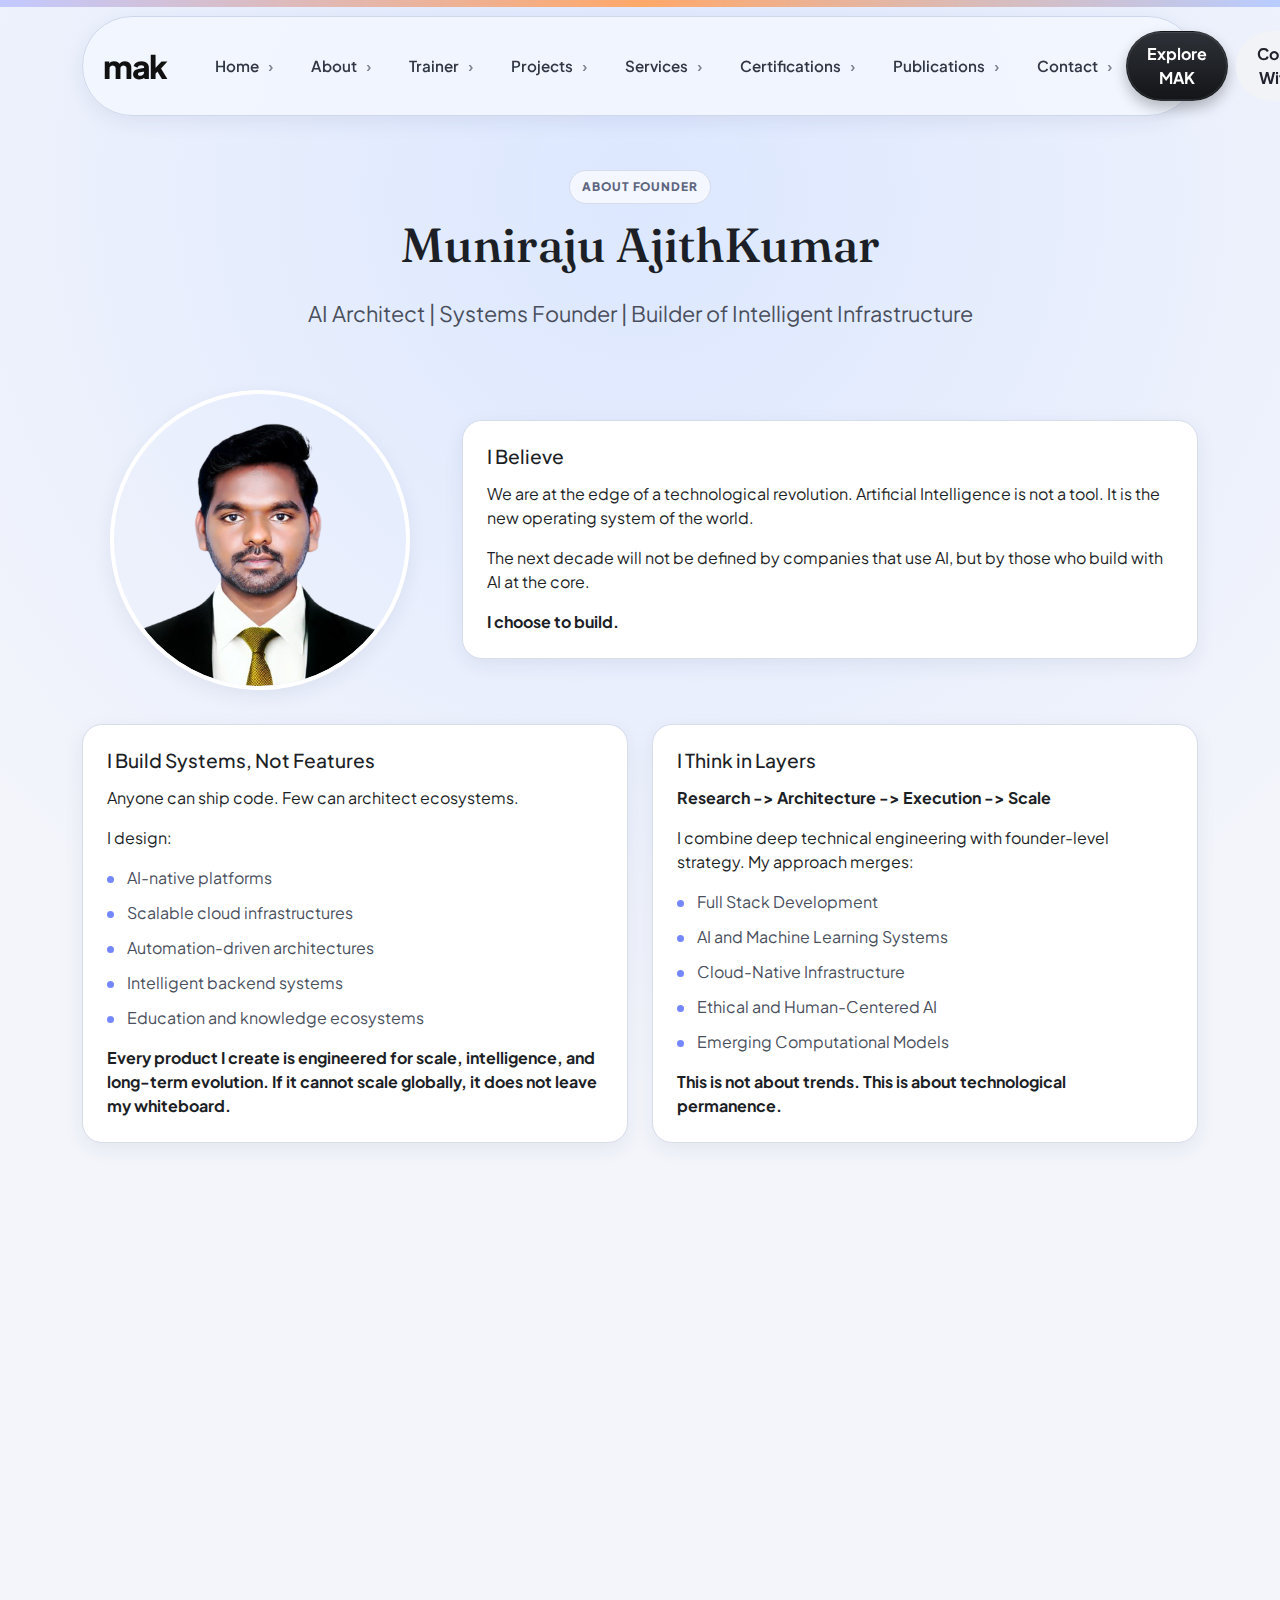
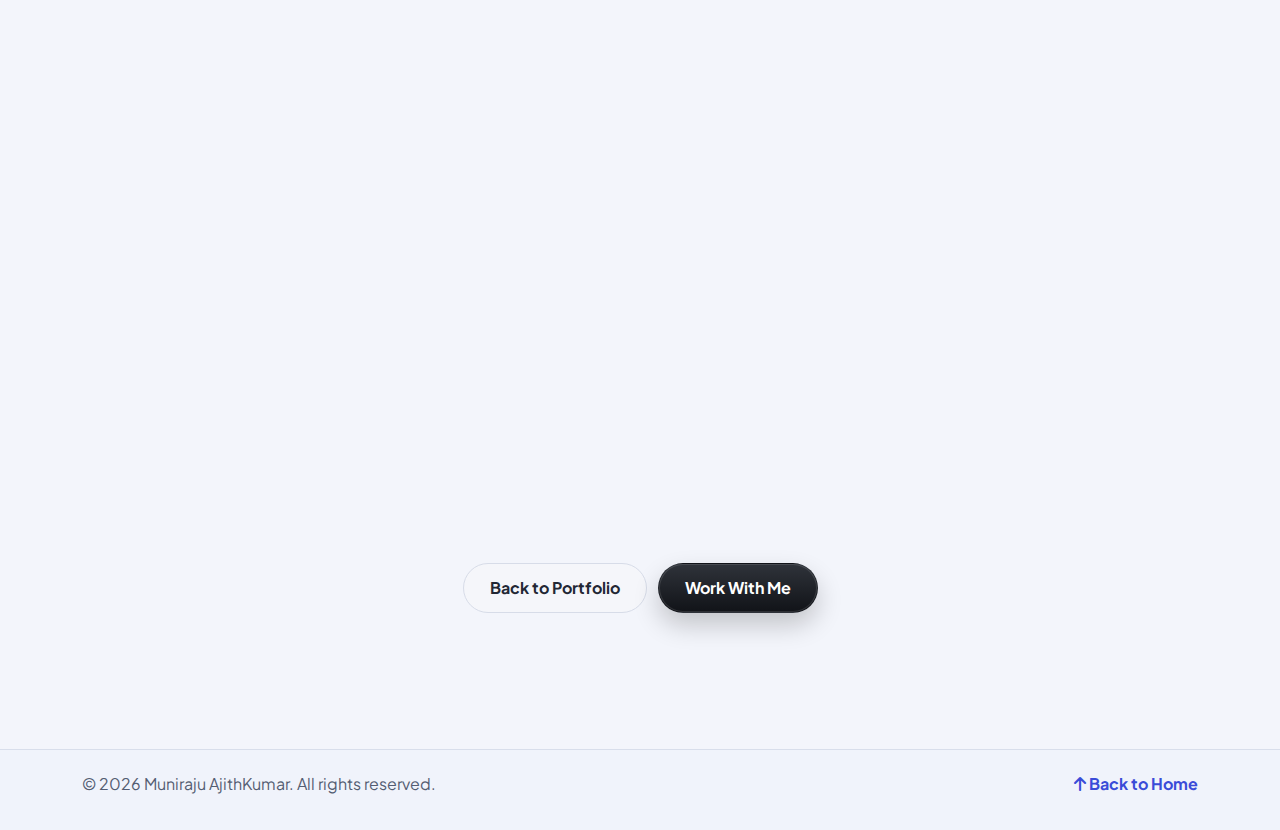
<file: abouts.html>
﻿<!DOCTYPE html>
<html lang="en">
<head>
    <meta charset="UTF-8">
    <meta name="viewport" content="width=device-width, initial-scale=1.0">
    <meta name="description" content="About Muniraju AjithKumar - AI Architect, Technology Founder, and Systems Builder.">
    <title>About | Muniraju AjithKumar</title>

    <link rel="preconnect" href="https://fonts.googleapis.com">
    <link rel="preconnect" href="https://fonts.gstatic.com" crossorigin>
    <link href="https://fonts.googleapis.com/css2?family=Fraunces:opsz,wght@9..144,400;9..144,500;9..144,600&family=Plus+Jakarta+Sans:wght@400;500;600;700;800&display=swap" rel="stylesheet">

    <link href="https://cdn.jsdelivr.net/npm/bootstrap@5.3.3/dist/css/bootstrap.min.css" rel="stylesheet">
    <link rel="stylesheet" href="https://cdnjs.cloudflare.com/ajax/libs/font-awesome/6.5.2/css/all.min.css">
    <link rel="stylesheet" href="css/style.css">
</head>
<body>
    <div class="top-glow-line" aria-hidden="true"></div>

    <nav class="navbar navbar-expand-lg fixed-top">
        <div class="container">
            <div class="nav-shell">
                <a class="navbar-brand" href="index.html#home">MAK</a>
                <button class="navbar-toggler" type="button" data-bs-toggle="collapse" data-bs-target="#navMenu" aria-controls="navMenu" aria-expanded="false" aria-label="Toggle navigation">
                    <span class="navbar-toggler-icon"></span>
                </button>
                <div class="collapse navbar-collapse" id="navMenu">
                    <ul class="navbar-nav mx-auto">
                        <li class="nav-item"><a class="nav-link" href="index.html">Home</a></li>
                        <li class="nav-item"><a class="nav-link active" href="abouts.html">About</a></li>
                        <li class="nav-item"><a class="nav-link" href="trainer.html">Trainer</a></li>
                        <li class="nav-item"><a class="nav-link" href="projects.html">Projects</a></li>
                        <li class="nav-item"><a class="nav-link" href="services.html">Services</a></li>
                        <li class="nav-item"><a class="nav-link" href="certifications.html">Certifications</a></li>
                        <li class="nav-item"><a class="nav-link" href="publications.html">Publications</a></li>
                        <li class="nav-item"><a class="nav-link" href="index.html#contact">Contact</a></li>
                    </ul>
                    <div class="nav-actions d-flex flex-column flex-lg-row gap-2">
                        <a href="projects.html" class="btn nav-btn nav-btn-dark">Explore MAK</a>
                        <a href="index.html#contact" class="btn nav-btn nav-btn-light">Connect With Me</a>
                    </div>
                </div>
            </div>
        </div>
    </nav>

    <main class="section-block" style="padding-top: 170px;">
        <div class="container">
            <div class="section-head text-center mb-4">
                <span>About Founder</span>
                <h2>Muniraju AjithKumar</h2>
            </div>
            <p class="hero-subtitle text-center mb-5">AI Architect | Systems Founder | Builder of Intelligent Infrastructure</p>

            <div class="row g-4 mb-4 align-items-center about-hero-row">
                <div class="col-lg-4 text-center">
                    <div class="animate-on-scroll about-photo-card">
                        <div class="about-photo-wrap">
                            <img src="images/profile/pic1.png" alt="Muniraju AjithKumar" class="about-photo img-fluid">
                        </div>
                    </div>
                </div>
                <div class="col-lg-8">
                    <div class="glass-card animate-on-scroll h-100">
                        <h3 class="small-heading">I Believe</h3>
                        <p>We are at the edge of a technological revolution. Artificial Intelligence is not a tool. It is the new operating system of the world.</p>
                        <p>The next decade will not be defined by companies that use AI, but by those who build with AI at the core.</p>
                        <p class="mb-0"><strong>I choose to build.</strong></p>
                    </div>
                </div>
            </div>

            <div class="row g-4 mb-4">
                <div class="col-lg-6">
                    <div class="glass-card animate-on-scroll h-100">
                        <h3 class="small-heading">I Build Systems, Not Features</h3>
                        <p>Anyone can ship code. Few can architect ecosystems.</p>
                        <p>I design:</p>
                        <ul class="bullet-list">
                            <li>AI-native platforms</li>
                            <li>Scalable cloud infrastructures</li>
                            <li>Automation-driven architectures</li>
                            <li>Intelligent backend systems</li>
                            <li>Education and knowledge ecosystems</li>
                        </ul>
                        <p class="mt-3 mb-0"><strong>Every product I create is engineered for scale, intelligence, and long-term evolution. If it cannot scale globally, it does not leave my whiteboard.</strong></p>
                    </div>
                </div>
                <div class="col-lg-6">
                    <div class="glass-card animate-on-scroll h-100">
                        <h3 class="small-heading">I Think in Layers</h3>
                        <p><strong>Research -> Architecture -> Execution -> Scale</strong></p>
                        <p>I combine deep technical engineering with founder-level strategy. My approach merges:</p>
                        <ul class="bullet-list">
                            <li>Full Stack Development</li>
                            <li>AI and Machine Learning Systems</li>
                            <li>Cloud-Native Infrastructure</li>
                            <li>Ethical and Human-Centered AI</li>
                            <li>Emerging Computational Models</li>
                        </ul>
                        <p class="mt-3 mb-0"><strong>This is not about trends. This is about technological permanence.</strong></p>
                    </div>
                </div>
            </div>

            <div class="row g-4 mb-4">
                <div class="col-lg-6">
                    <div class="glass-card animate-on-scroll h-100">
                        <h3 class="small-heading">I Stand for Sovereign and Responsible AI</h3>
                        <p>Technology must empower people and not replace them blindly.</p>
                        <p class="mb-2">I believe in:</p>
                        <ul class="bullet-list">
                            <li>AI that understands culture and language</li>
                            <li>Systems built responsibly and ethically</li>
                            <li>Infrastructure that strengthens digital independence</li>
                            <li>Tools that give creators and developers full agency</li>
                        </ul>
                        <p class="mt-3 mb-0"><strong>The future of AI must be built with responsibility and at scale.</strong></p>
                    </div>
                </div>
                <div class="col-lg-6">
                    <div class="glass-card animate-on-scroll h-100">
                        <h3 class="small-heading">I Build With Intention</h3>
                        <p>Since beginning my independent journey, I have:</p>
                        <ul class="bullet-list">
                            <li>Delivered scalable freelance technology projects</li>
                            <li>Built AI-integrated systems</li>
                            <li>Worked across digital publishing and global client ecosystems</li>
                            <li>Mentored professionals across 100+ organizations</li>
                            <li>Designed platforms that connect education with innovation</li>
                        </ul>
                        <p class="mt-3 mb-0"><strong>I do not chase opportunities. I create capability.</strong></p>
                    </div>
                </div>
            </div>

            <div class="glass-card animate-on-scroll mb-4">
                <h3 class="small-heading">My Long-Term Vision</h3>
                <p>To architect AI-first ventures that:</p>
                <ul class="bullet-list">
                    <li>Redefine digital infrastructure</li>
                    <li>Power intelligent automation</li>
                    <li>Strengthen India's global AI position</li>
                    <li>Enable builders, researchers, and innovators</li>
                    <li>Prepare society for the next computing era</li>
                </ul>
                <p class="mt-3 mb-0"><strong>This is not about career growth. It is about technological impact.</strong></p>
            </div>

            <div class="row g-4 mb-4">
                <div class="col-lg-6">
                    <div class="glass-card animate-on-scroll h-100">
                        <h3 class="small-heading">My Code</h3>
                        <ul class="bullet-list">
                            <li>Think like a researcher.</li>
                            <li>Build like an architect.</li>
                            <li>Move like a founder.</li>
                            <li>Teach like a visionary.</li>
                            <li>Scale without limits.</li>
                        </ul>
                    </div>
                </div>
                <div class="col-lg-6">
                    <div class="glass-card animate-on-scroll h-100">
                        <h3 class="small-heading">Final Declaration</h3>
                        <p>I am not here to follow the AI revolution. I am here to help build it.</p>
                        <p class="mb-0"><strong>Learn. Architect. Research. Build. Teach. Transform.</strong></p>
                    </div>
                </div>
            </div>

            <div class="text-center mt-4">
                <a href="index.html" class="btn btn-hero-light me-2">Back to Portfolio</a>
                <a href="index.html#contact" class="btn btn-main">Work With Me</a>
            </div>
        </div>
    </main>

    <footer class="footer mt-5">
        <div class="container d-flex flex-wrap justify-content-between align-items-center gap-2">
            <p class="mb-0">&copy; 2026 Muniraju AjithKumar. All rights reserved.</p>
            <a class="top-link" href="index.html#home"><i class="fa-solid fa-arrow-up"></i> Back to Home</a>
        </div>
    </footer>

    <script src="https://cdn.jsdelivr.net/npm/bootstrap@5.3.3/dist/js/bootstrap.bundle.min.js"></script>
    <script src="js/main.js"></script>
</body>
</html>
</file>
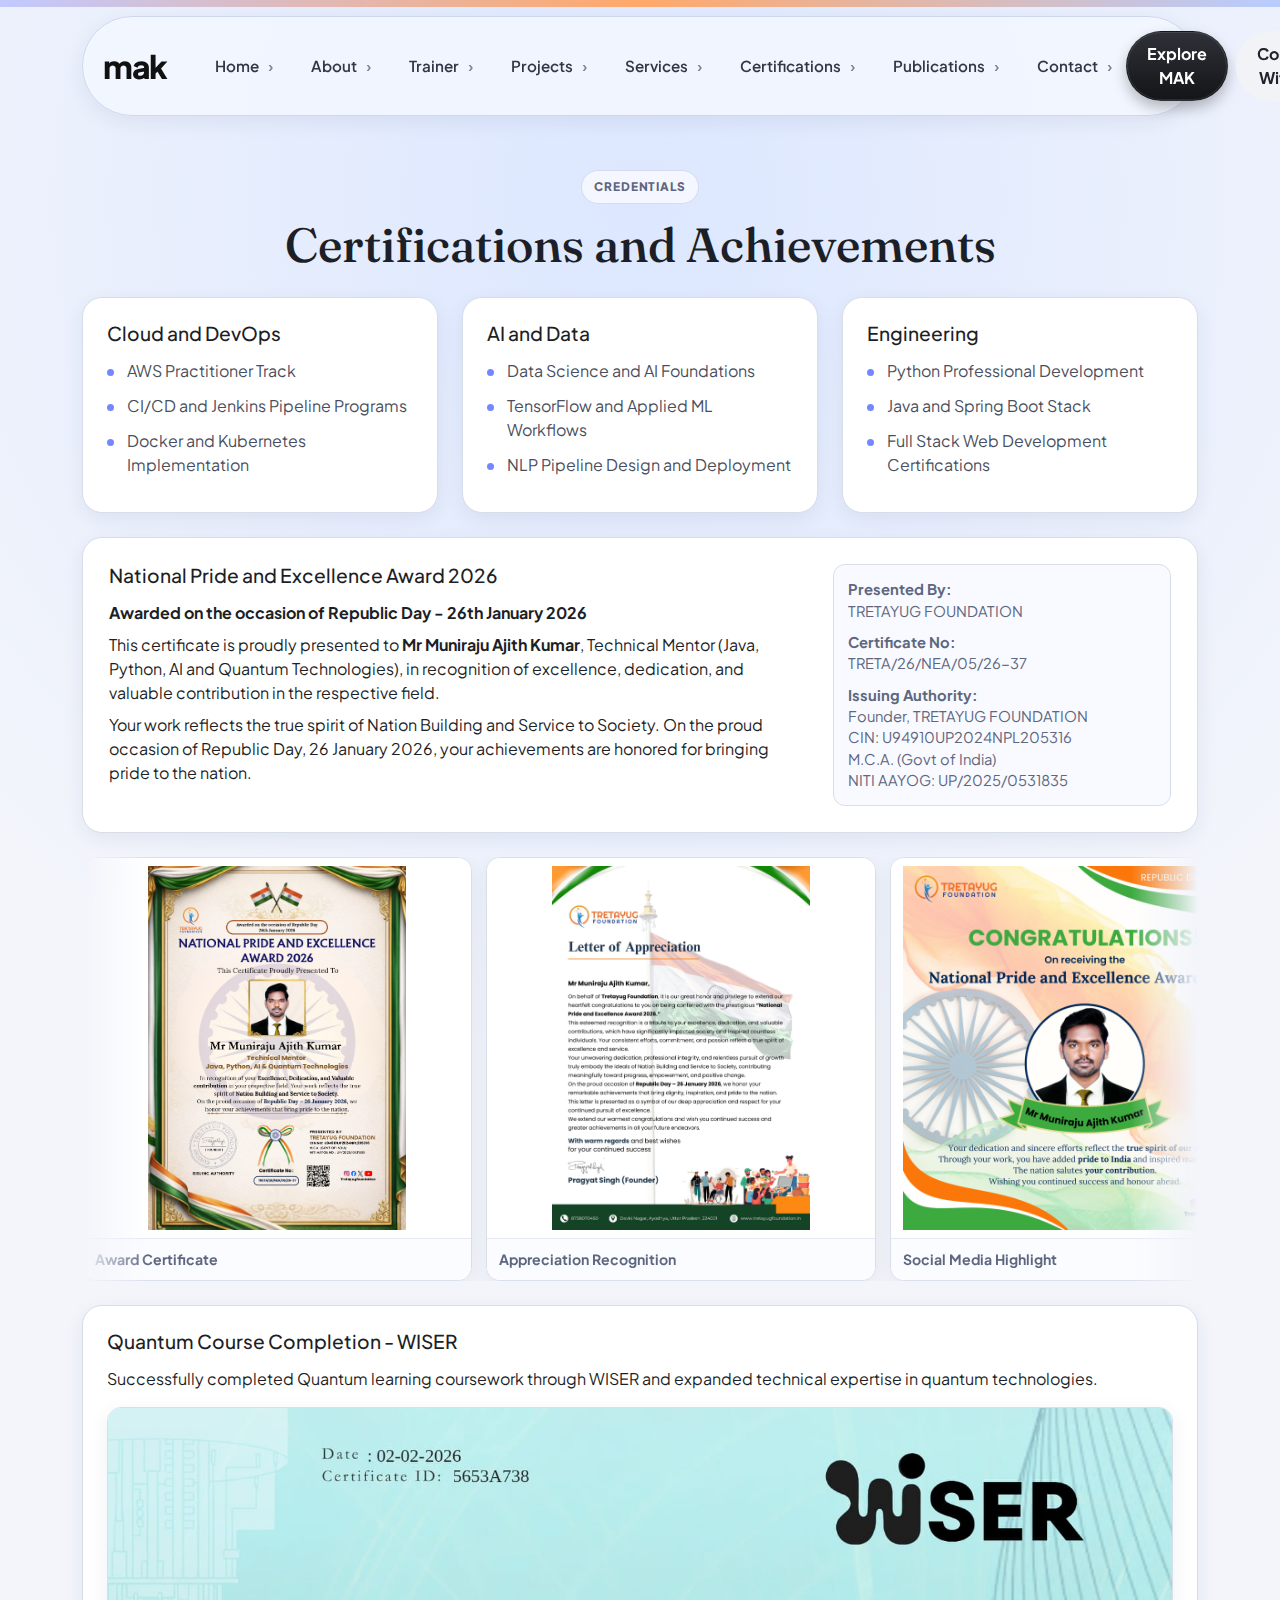
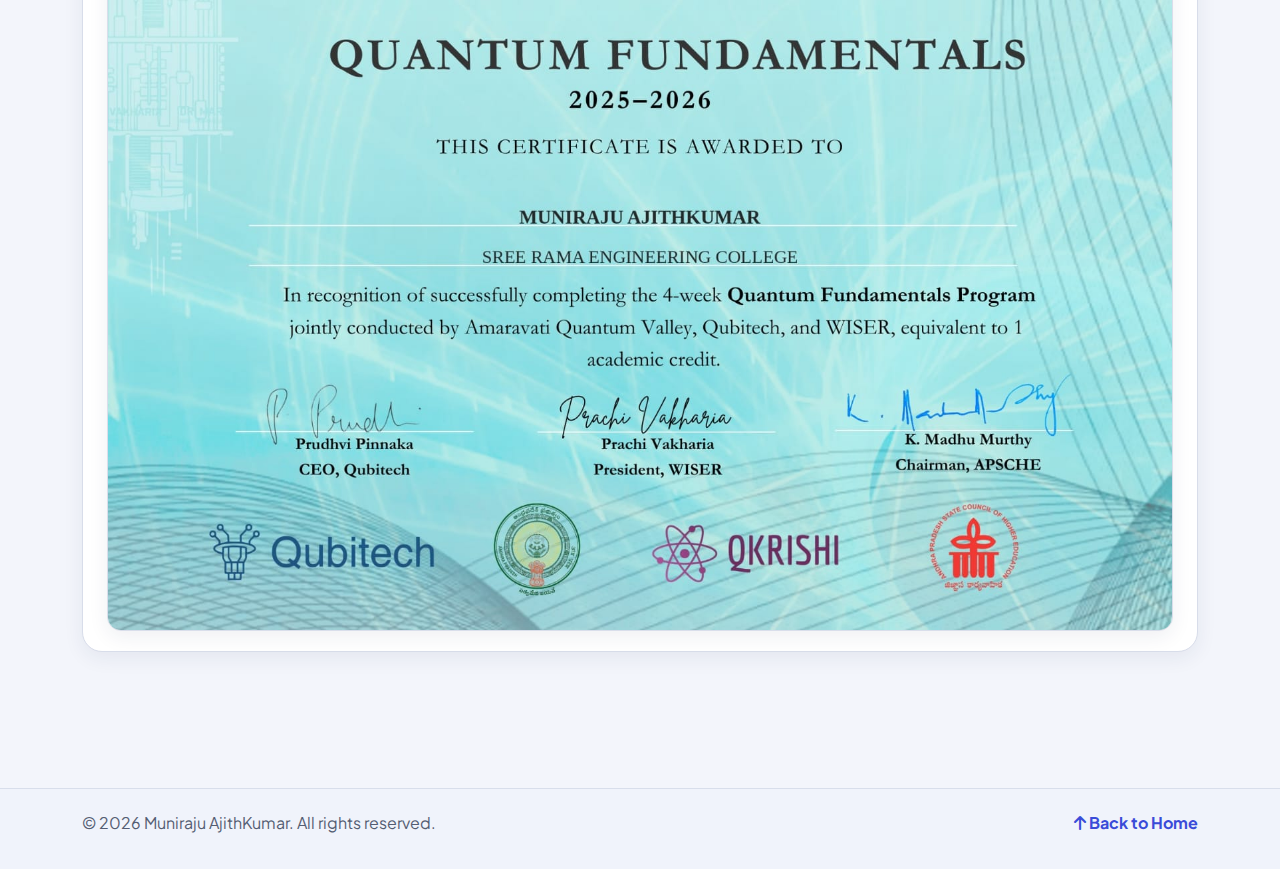
<file: certifications.html>
﻿<!DOCTYPE html>
<html lang="en">
<head>
    <meta charset="UTF-8">
    <meta name="viewport" content="width=device-width, initial-scale=1.0">
    <meta name="description" content="Certifications and achievements - Muniraju AjithKumar.">
    <title>Certifications | Muniraju AjithKumar</title>
    <link rel="preconnect" href="https://fonts.googleapis.com">
    <link rel="preconnect" href="https://fonts.gstatic.com" crossorigin>
    <link href="https://fonts.googleapis.com/css2?family=Fraunces:opsz,wght@9..144,400;9..144,500;9..144,600&family=Plus+Jakarta+Sans:wght@400;500;600;700;800&display=swap" rel="stylesheet">
    <link href="https://cdn.jsdelivr.net/npm/bootstrap@5.3.3/dist/css/bootstrap.min.css" rel="stylesheet">
    <link rel="stylesheet" href="https://cdnjs.cloudflare.com/ajax/libs/font-awesome/6.5.2/css/all.min.css">
    <link rel="stylesheet" href="css/style.css">
</head>
<body>
<div class="top-glow-line" aria-hidden="true"></div>
<nav class="navbar navbar-expand-lg fixed-top">
    <div class="container">
        <div class="nav-shell">
            <a class="navbar-brand" href="index.html#home">MAK</a>
            <button class="navbar-toggler" type="button" data-bs-toggle="collapse" data-bs-target="#navMenu" aria-controls="navMenu" aria-expanded="false" aria-label="Toggle navigation"><span class="navbar-toggler-icon"></span></button>
            <div class="collapse navbar-collapse" id="navMenu">
                <ul class="navbar-nav mx-auto">
                    <li class="nav-item"><a class="nav-link" href="index.html">Home</a></li>
                    <li class="nav-item"><a class="nav-link" href="abouts.html">About</a></li>
                    <li class="nav-item"><a class="nav-link" href="trainer.html">Trainer</a></li>
                    <li class="nav-item"><a class="nav-link" href="projects.html">Projects</a></li>
                    <li class="nav-item"><a class="nav-link" href="services.html">Services</a></li>
                    <li class="nav-item"><a class="nav-link active" href="certifications.html">Certifications</a></li>
                    <li class="nav-item"><a class="nav-link" href="publications.html">Publications</a></li>
                    <li class="nav-item"><a class="nav-link" href="index.html#contact">Contact</a></li>
                </ul>
                <div class="nav-actions d-flex flex-column flex-lg-row gap-2">
                    <a href="trainer.html" class="btn nav-btn nav-btn-dark">Explore MAK</a>
                    <a href="index.html#contact" class="btn nav-btn nav-btn-light">Connect With Me</a>
                </div>
            </div>
        </div>
    </div>
</nav>

<main class="section-block cert-main" style="padding-top:170px;">
    <div class="container">
        <div class="section-head text-center mb-4">
            <span>Credentials</span>
            <h2>Certifications and Achievements</h2>
        </div>

        <div class="row g-4 mb-4">
            <div class="col-md-6 col-xl-4">
                <div class="glass-card h-100">
                    <h3 class="small-heading">Cloud and DevOps</h3>
                    <ul class="bullet-list">
                        <li>AWS Practitioner Track</li>
                        <li>CI/CD and Jenkins Pipeline Programs</li>
                        <li>Docker and Kubernetes Implementation</li>
                    </ul>
                </div>
            </div>
            <div class="col-md-6 col-xl-4">
                <div class="glass-card h-100">
                    <h3 class="small-heading">AI and Data</h3>
                    <ul class="bullet-list">
                        <li>Data Science and AI Foundations</li>
                        <li>TensorFlow and Applied ML Workflows</li>
                        <li>NLP Pipeline Design and Deployment</li>
                    </ul>
                </div>
            </div>
            <div class="col-md-6 col-xl-4">
                <div class="glass-card h-100">
                    <h3 class="small-heading">Engineering</h3>
                    <ul class="bullet-list">
                        <li>Python Professional Development</li>
                        <li>Java and Spring Boot Stack</li>
                        <li>Full Stack Web Development Certifications</li>
                    </ul>
                </div>
            </div>
        </div>

        <div class="glass-card mb-4 cert-award-block">
            <div class="row g-4 align-items-start">
                <div class="col-lg-8">
                    <h3 class="small-heading">National Pride and Excellence Award 2026</h3>
                    <p class="mb-2"><strong>Awarded on the occasion of Republic Day - 26th January 2026</strong></p>
                    <p class="mb-2">This certificate is proudly presented to <strong>Mr Muniraju Ajith Kumar</strong>, Technical Mentor (Java, Python, AI and Quantum Technologies), in recognition of excellence, dedication, and valuable contribution in the respective field.</p>
                    <p class="mb-0">Your work reflects the true spirit of Nation Building and Service to Society. On the proud occasion of Republic Day, 26 January 2026, your achievements are honored for bringing pride to the nation.</p>
                </div>
                <div class="col-lg-4">
                    <div class="cert-meta-card">
                        <p><strong>Presented By:</strong><br>TRETAYUG FOUNDATION</p>
                        <p><strong>Certificate No:</strong><br>TRETA/26/NEA/05/26-37</p>
                        <p class="mb-0"><strong>Issuing Authority:</strong><br>Founder, TRETAYUG FOUNDATION<br>CIN: U94910UP2024NPL205316<br>M.C.A. (Govt of India)<br>NITI AAYOG: UP/2025/0531835</p>
                    </div>
                </div>
            </div>
        </div>

        <div class="achievement-slider mb-4">
            <div class="achievement-track">
                <div class="achievement-card"><img src="images/Achivements/Mr%20Muniraju%20Ajith%20Kumar%20certificate_page-0001.jpg" alt="National Pride and Excellence Award Certificate"><p class="achievement-caption">Award Certificate</p></div>
                <div class="achievement-card"><img src="images/Achivements/Appreciation.jpeg" alt="Appreciation Achievement"><p class="achievement-caption">Appreciation Recognition</p></div>
                <div class="achievement-card"><img src="images/Achivements/Social%20Media.jpeg" alt="Social Media Recognition"><p class="achievement-caption">Social Media Highlight</p></div>
                <div class="achievement-card"><img src="images/Achivements/Mr%20Muniraju%20Ajith%20Kumar%20certificate_page-0001.jpg" alt="National Pride and Excellence Award Certificate"><p class="achievement-caption">Award Certificate</p></div>
                <div class="achievement-card"><img src="images/Achivements/Appreciation.jpeg" alt="Appreciation Achievement"><p class="achievement-caption">Appreciation Recognition</p></div>
                <div class="achievement-card"><img src="images/Achivements/Social%20Media.jpeg" alt="Social Media Recognition"><p class="achievement-caption">Social Media Highlight</p></div>
            </div>
        </div>

        <div class="glass-card quantum-block">
            <h3 class="small-heading">Quantum Course Completion - WISER</h3>
            <p class="mb-3">Successfully completed Quantum learning coursework through WISER and expanded technical expertise in quantum technologies.</p>
            <div class="achievement-card achievement-single quantum-image-wrap">
                <img src="images/Achivements/Wiser%20Qunatum%20Certificate.jpeg" alt="WISER Quantum Course Completion Certificate">
            </div>
        </div>
    </div>
</main>

<footer class="footer mt-5">
    <div class="container d-flex flex-wrap justify-content-between align-items-center gap-2">
        <p class="mb-0">&copy; 2026 Muniraju AjithKumar. All rights reserved.</p>
        <a class="top-link" href="index.html#home"><i class="fa-solid fa-arrow-up"></i> Back to Home</a>
    </div>
</footer>

<script src="https://cdn.jsdelivr.net/npm/bootstrap@5.3.3/dist/js/bootstrap.bundle.min.js"></script>
<script src="js/main.js"></script>
</body>
</html>
</file>
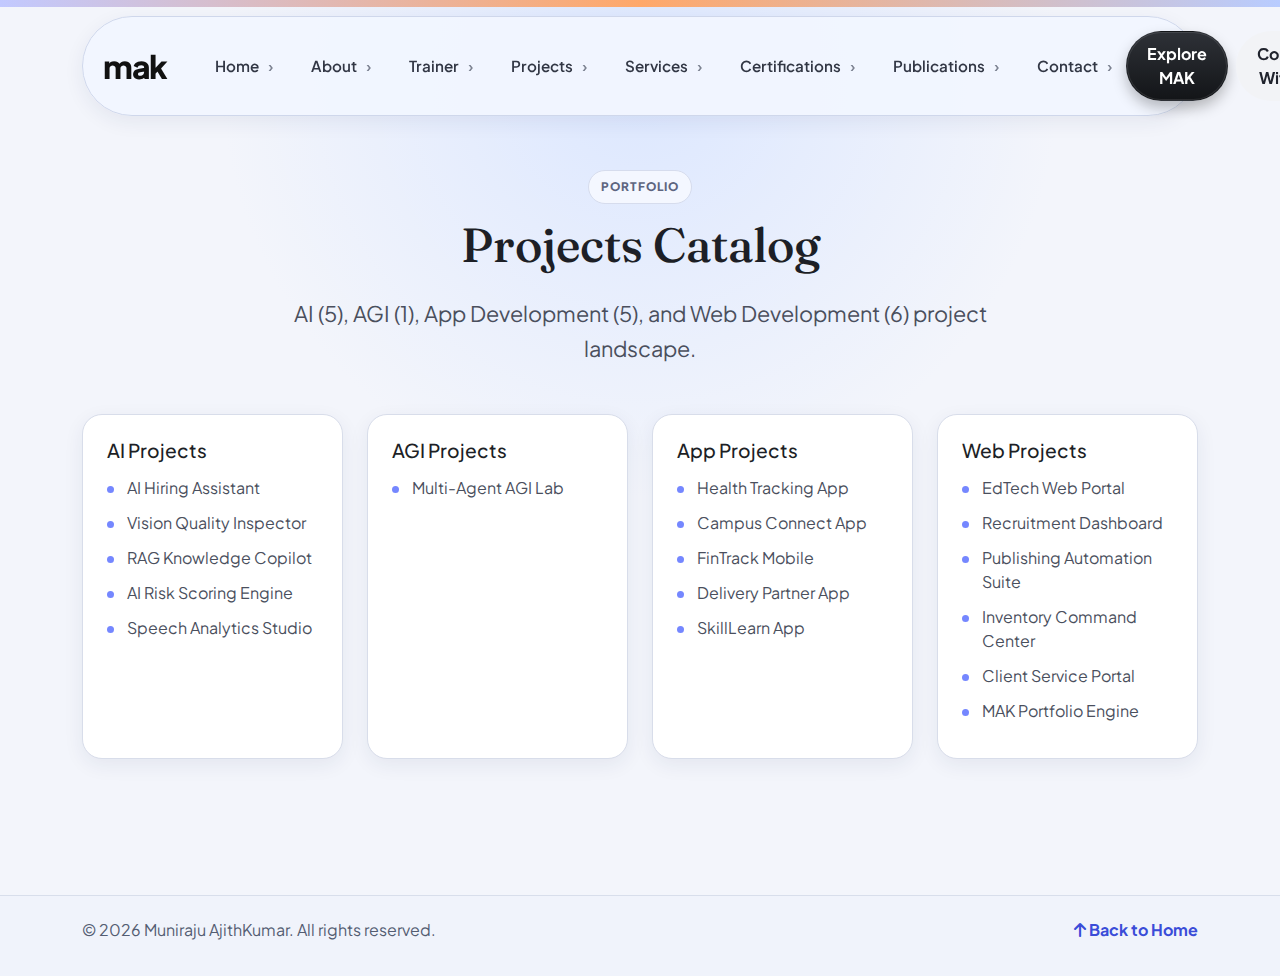
<file: projects.html>
﻿<!DOCTYPE html>
<html lang="en">
<head>
    <meta charset="UTF-8">
    <meta name="viewport" content="width=device-width, initial-scale=1.0">
    <meta name="description" content="Projects by Muniraju AjithKumar - AI, AGI, App Development, and Web Solutions.">
    <title>Projects | Muniraju AjithKumar</title>
    <link rel="preconnect" href="https://fonts.googleapis.com">
    <link rel="preconnect" href="https://fonts.gstatic.com" crossorigin>
    <link href="https://fonts.googleapis.com/css2?family=Fraunces:opsz,wght@9..144,400;9..144,500;9..144,600&family=Plus+Jakarta+Sans:wght@400;500;600;700;800&display=swap" rel="stylesheet">
    <link href="https://cdn.jsdelivr.net/npm/bootstrap@5.3.3/dist/css/bootstrap.min.css" rel="stylesheet">
    <link rel="stylesheet" href="https://cdnjs.cloudflare.com/ajax/libs/font-awesome/6.5.2/css/all.min.css">
    <link rel="stylesheet" href="css/style.css">
</head>
<body>
    <div class="top-glow-line" aria-hidden="true"></div>
    <nav class="navbar navbar-expand-lg fixed-top">
        <div class="container">
            <div class="nav-shell">
                <a class="navbar-brand" href="index.html#home">MAK</a>
                <button class="navbar-toggler" type="button" data-bs-toggle="collapse" data-bs-target="#navMenu" aria-controls="navMenu" aria-expanded="false" aria-label="Toggle navigation"><span class="navbar-toggler-icon"></span></button>
                <div class="collapse navbar-collapse" id="navMenu">
                    <ul class="navbar-nav mx-auto">
                        <li class="nav-item"><a class="nav-link" href="index.html">Home</a></li>
                        <li class="nav-item"><a class="nav-link" href="abouts.html">About</a></li>
                        <li class="nav-item"><a class="nav-link" href="trainer.html">Trainer</a></li>
                        <li class="nav-item"><a class="nav-link active" href="projects.html">Projects</a></li>
                        <li class="nav-item"><a class="nav-link" href="services.html">Services</a></li>
                        <li class="nav-item"><a class="nav-link" href="certifications.html">Certifications</a></li>
                        <li class="nav-item"><a class="nav-link" href="publications.html">Publications</a></li>
                        <li class="nav-item"><a class="nav-link" href="index.html#contact">Contact</a></li>
                    </ul>
                    <div class="nav-actions d-flex flex-column flex-lg-row gap-2">
                        <a href="index.html#projects" class="btn nav-btn nav-btn-dark">Explore MAK</a>
                        <a href="index.html#contact" class="btn nav-btn nav-btn-light">Connect With Me</a>
                    </div>
                </div>
            </div>
        </div>
    </nav>

    <main class="section-block" style="padding-top: 170px;">
        <div class="container">
            <div class="section-head text-center mb-4">
                <span>Portfolio</span>
                <h2>Projects Catalog</h2>
            </div>
            <p class="hero-subtitle text-center mb-5">AI (5), AGI (1), App Development (5), and Web Development (6) project landscape.</p>
            <div class="row g-4">
                <div class="col-md-6 col-xl-3"><div class="glass-card h-100"><h3 class="small-heading">AI Projects</h3><ul class="bullet-list"><li>AI Hiring Assistant</li><li>Vision Quality Inspector</li><li>RAG Knowledge Copilot</li><li>AI Risk Scoring Engine</li><li>Speech Analytics Studio</li></ul></div></div>
                <div class="col-md-6 col-xl-3"><div class="glass-card h-100"><h3 class="small-heading">AGI Projects</h3><ul class="bullet-list"><li>Multi-Agent AGI Lab</li></ul></div></div>
                <div class="col-md-6 col-xl-3"><div class="glass-card h-100"><h3 class="small-heading">App Projects</h3><ul class="bullet-list"><li>Health Tracking App</li><li>Campus Connect App</li><li>FinTrack Mobile</li><li>Delivery Partner App</li><li>SkillLearn App</li></ul></div></div>
                <div class="col-md-6 col-xl-3"><div class="glass-card h-100"><h3 class="small-heading">Web Projects</h3><ul class="bullet-list"><li>EdTech Web Portal</li><li>Recruitment Dashboard</li><li>Publishing Automation Suite</li><li>Inventory Command Center</li><li>Client Service Portal</li><li>MAK Portfolio Engine</li></ul></div></div>
            </div>
        </div>
    </main>

    <footer class="footer mt-5"><div class="container d-flex flex-wrap justify-content-between align-items-center gap-2"><p class="mb-0">&copy; 2026 Muniraju AjithKumar. All rights reserved.</p><a class="top-link" href="index.html#home"><i class="fa-solid fa-arrow-up"></i> Back to Home</a></div></footer>
    <script src="https://cdn.jsdelivr.net/npm/bootstrap@5.3.3/dist/js/bootstrap.bundle.min.js"></script>
    <script src="js/main.js"></script>
</body>
</html>
</file>
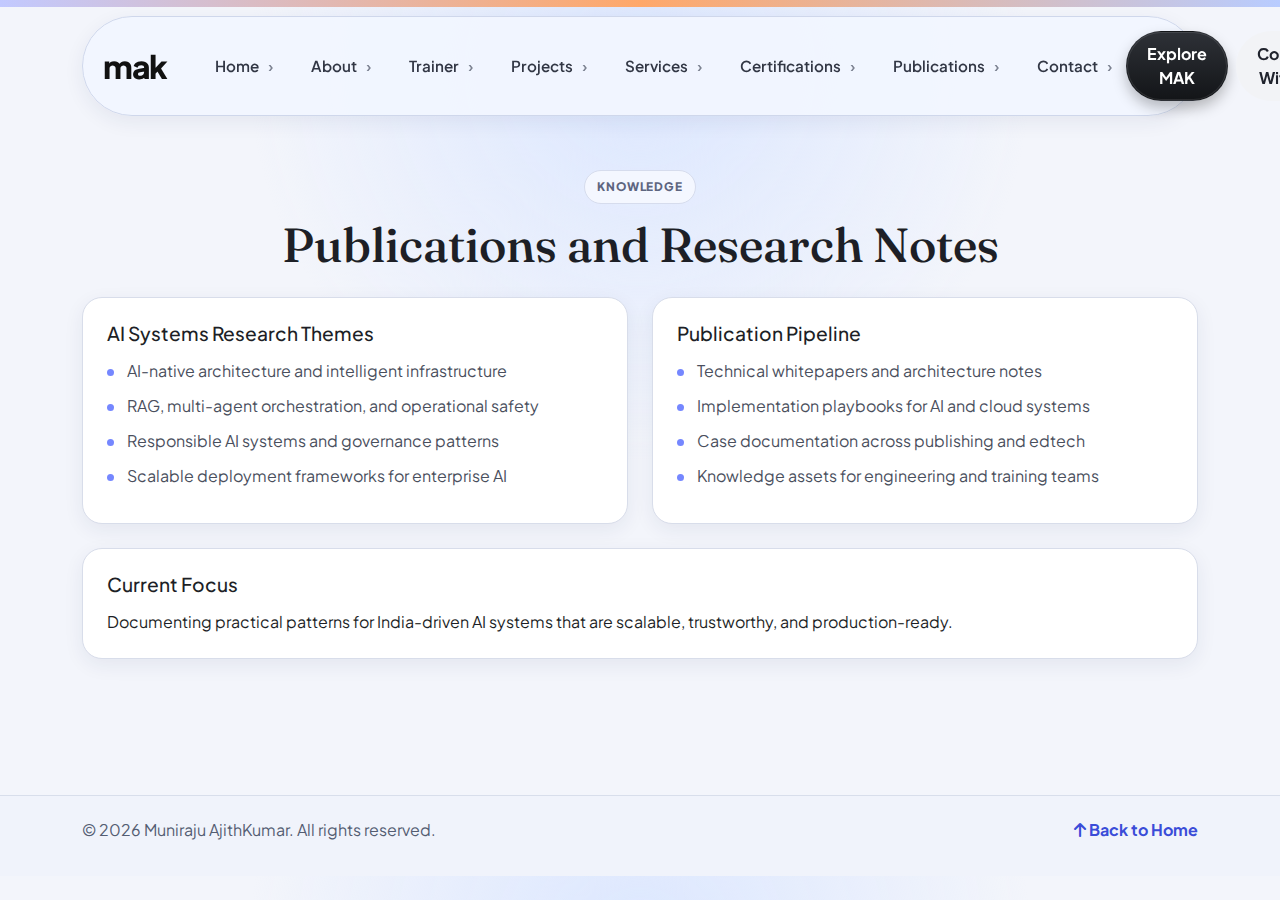
<file: publications.html>
﻿<!DOCTYPE html>
<html lang="en">
<head>
    <meta charset="UTF-8"><meta name="viewport" content="width=device-width, initial-scale=1.0">
    <meta name="description" content="Publications and research focus - Muniraju AjithKumar.">
    <title>Publications | Muniraju AjithKumar</title>
    <link rel="preconnect" href="https://fonts.googleapis.com"><link rel="preconnect" href="https://fonts.gstatic.com" crossorigin>
    <link href="https://fonts.googleapis.com/css2?family=Fraunces:opsz,wght@9..144,400;9..144,500;9..144,600&family=Plus+Jakarta+Sans:wght@400;500;600;700;800&display=swap" rel="stylesheet">
    <link href="https://cdn.jsdelivr.net/npm/bootstrap@5.3.3/dist/css/bootstrap.min.css" rel="stylesheet"><link rel="stylesheet" href="https://cdnjs.cloudflare.com/ajax/libs/font-awesome/6.5.2/css/all.min.css"><link rel="stylesheet" href="css/style.css">
</head>
<body>
<div class="top-glow-line" aria-hidden="true"></div>
<nav class="navbar navbar-expand-lg fixed-top"><div class="container"><div class="nav-shell"><a class="navbar-brand" href="index.html#home">MAK</a><button class="navbar-toggler" type="button" data-bs-toggle="collapse" data-bs-target="#navMenu" aria-controls="navMenu" aria-expanded="false" aria-label="Toggle navigation"><span class="navbar-toggler-icon"></span></button><div class="collapse navbar-collapse" id="navMenu"><ul class="navbar-nav mx-auto"><li class="nav-item"><a class="nav-link" href="index.html">Home</a></li><li class="nav-item"><a class="nav-link" href="abouts.html">About</a></li><li class="nav-item"><a class="nav-link" href="trainer.html">Trainer</a></li><li class="nav-item"><a class="nav-link" href="projects.html">Projects</a></li><li class="nav-item"><a class="nav-link" href="services.html">Services</a></li><li class="nav-item"><a class="nav-link" href="certifications.html">Certifications</a></li><li class="nav-item"><a class="nav-link active" href="publications.html">Publications</a></li><li class="nav-item"><a class="nav-link" href="index.html#contact">Contact</a></li></ul><div class="nav-actions d-flex flex-column flex-lg-row gap-2"><a href="projects.html" class="btn nav-btn nav-btn-dark">Explore MAK</a><a href="index.html#contact" class="btn nav-btn nav-btn-light">Connect With Me</a></div></div></div></div></nav>
<main class="section-block" style="padding-top:170px;"><div class="container"><div class="section-head text-center mb-4"><span>Knowledge</span><h2>Publications and Research Notes</h2></div><div class="row g-4"><div class="col-lg-6"><div class="glass-card h-100"><h3 class="small-heading">AI Systems Research Themes</h3><ul class="bullet-list"><li>AI-native architecture and intelligent infrastructure</li><li>RAG, multi-agent orchestration, and operational safety</li><li>Responsible AI systems and governance patterns</li><li>Scalable deployment frameworks for enterprise AI</li></ul></div></div><div class="col-lg-6"><div class="glass-card h-100"><h3 class="small-heading">Publication Pipeline</h3><ul class="bullet-list"><li>Technical whitepapers and architecture notes</li><li>Implementation playbooks for AI and cloud systems</li><li>Case documentation across publishing and edtech</li><li>Knowledge assets for engineering and training teams</li></ul></div></div></div><div class="glass-card mt-4"><h3 class="small-heading">Current Focus</h3><p class="mb-0">Documenting practical patterns for India-driven AI systems that are scalable, trustworthy, and production-ready.</p></div></div></main>
<footer class="footer mt-5"><div class="container d-flex flex-wrap justify-content-between align-items-center gap-2"><p class="mb-0">&copy; 2026 Muniraju AjithKumar. All rights reserved.</p><a class="top-link" href="index.html#home"><i class="fa-solid fa-arrow-up"></i> Back to Home</a></div></footer>
<script src="https://cdn.jsdelivr.net/npm/bootstrap@5.3.3/dist/js/bootstrap.bundle.min.js"></script><script src="js/main.js"></script>
</body></html>
</file>
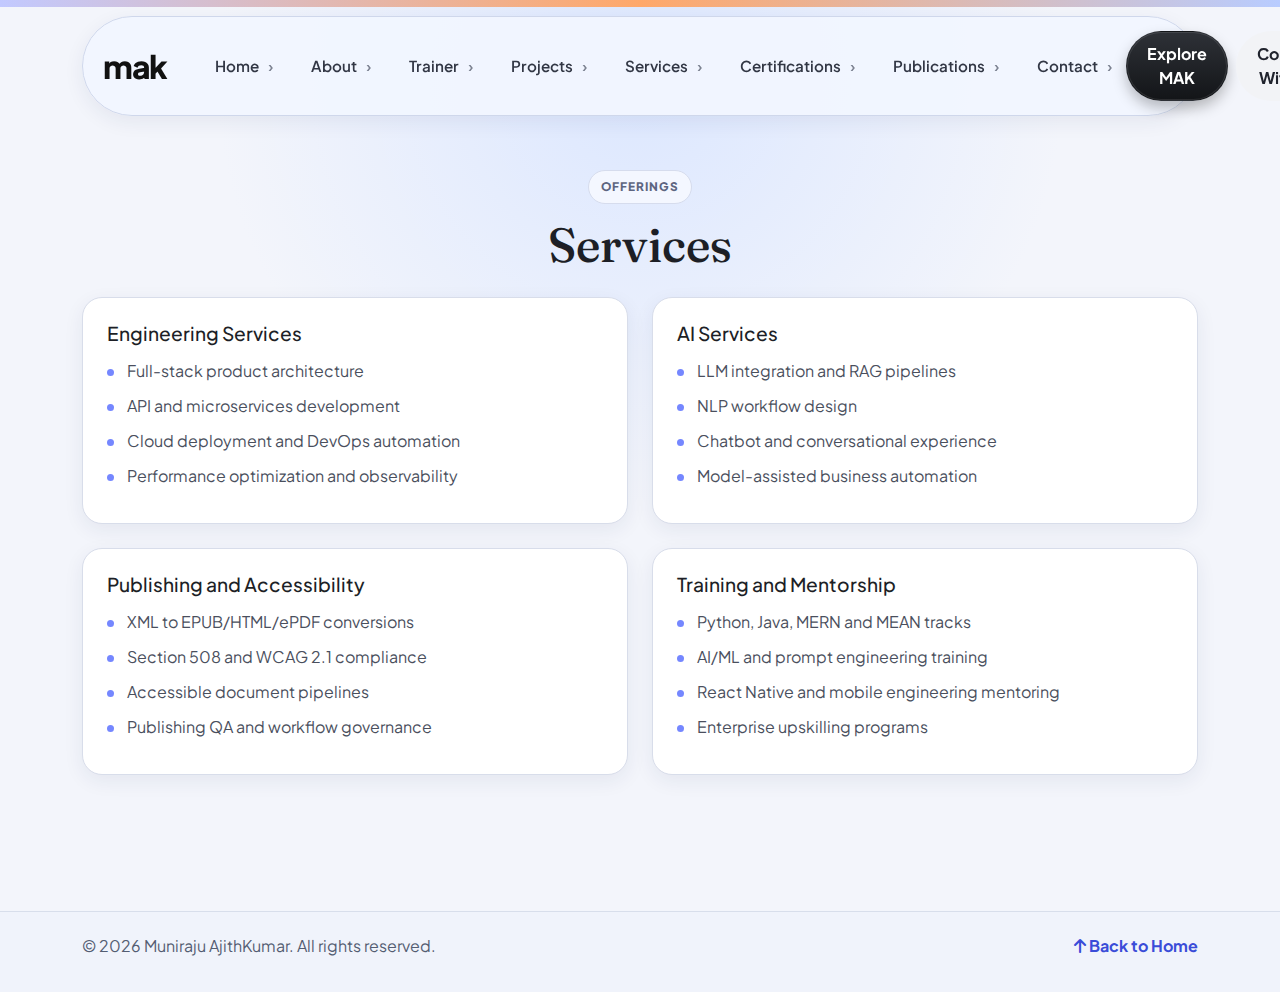
<file: services.html>
﻿<!DOCTYPE html>
<html lang="en">
<head>
    <meta charset="UTF-8">
    <meta name="viewport" content="width=device-width, initial-scale=1.0">
    <meta name="description" content="Services by Muniraju AjithKumar.">
    <title>Services | Muniraju AjithKumar</title>
    <link rel="preconnect" href="https://fonts.googleapis.com"><link rel="preconnect" href="https://fonts.gstatic.com" crossorigin>
    <link href="https://fonts.googleapis.com/css2?family=Fraunces:opsz,wght@9..144,400;9..144,500;9..144,600&family=Plus+Jakarta+Sans:wght@400;500;600;700;800&display=swap" rel="stylesheet">
    <link href="https://cdn.jsdelivr.net/npm/bootstrap@5.3.3/dist/css/bootstrap.min.css" rel="stylesheet">
    <link rel="stylesheet" href="https://cdnjs.cloudflare.com/ajax/libs/font-awesome/6.5.2/css/all.min.css">
    <link rel="stylesheet" href="css/style.css">
</head>
<body>
    <div class="top-glow-line" aria-hidden="true"></div>
    <nav class="navbar navbar-expand-lg fixed-top"><div class="container"><div class="nav-shell"><a class="navbar-brand" href="index.html#home">MAK</a><button class="navbar-toggler" type="button" data-bs-toggle="collapse" data-bs-target="#navMenu" aria-controls="navMenu" aria-expanded="false" aria-label="Toggle navigation"><span class="navbar-toggler-icon"></span></button><div class="collapse navbar-collapse" id="navMenu"><ul class="navbar-nav mx-auto"><li class="nav-item"><a class="nav-link" href="index.html">Home</a></li><li class="nav-item"><a class="nav-link" href="abouts.html">About</a></li><li class="nav-item"><a class="nav-link" href="trainer.html">Trainer</a></li><li class="nav-item"><a class="nav-link" href="projects.html">Projects</a></li><li class="nav-item"><a class="nav-link active" href="services.html">Services</a></li><li class="nav-item"><a class="nav-link" href="certifications.html">Certifications</a></li><li class="nav-item"><a class="nav-link" href="publications.html">Publications</a></li><li class="nav-item"><a class="nav-link" href="index.html#contact">Contact</a></li></ul><div class="nav-actions d-flex flex-column flex-lg-row gap-2"><a href="projects.html" class="btn nav-btn nav-btn-dark">Explore MAK</a><a href="index.html#contact" class="btn nav-btn nav-btn-light">Connect With Me</a></div></div></div></div></nav>

    <main class="section-block" style="padding-top: 170px;"><div class="container"><div class="section-head text-center mb-4"><span>Offerings</span><h2>Services</h2></div><div class="row g-4"><div class="col-md-6"><div class="glass-card h-100"><h3 class="small-heading">Engineering Services</h3><ul class="bullet-list"><li>Full-stack product architecture</li><li>API and microservices development</li><li>Cloud deployment and DevOps automation</li><li>Performance optimization and observability</li></ul></div></div><div class="col-md-6"><div class="glass-card h-100"><h3 class="small-heading">AI Services</h3><ul class="bullet-list"><li>LLM integration and RAG pipelines</li><li>NLP workflow design</li><li>Chatbot and conversational experience</li><li>Model-assisted business automation</li></ul></div></div><div class="col-md-6"><div class="glass-card h-100"><h3 class="small-heading">Publishing and Accessibility</h3><ul class="bullet-list"><li>XML to EPUB/HTML/ePDF conversions</li><li>Section 508 and WCAG 2.1 compliance</li><li>Accessible document pipelines</li><li>Publishing QA and workflow governance</li></ul></div></div><div class="col-md-6"><div class="glass-card h-100"><h3 class="small-heading">Training and Mentorship</h3><ul class="bullet-list"><li>Python, Java, MERN and MEAN tracks</li><li>AI/ML and prompt engineering training</li><li>React Native and mobile engineering mentoring</li><li>Enterprise upskilling programs</li></ul></div></div></div></div></main>

    <footer class="footer mt-5"><div class="container d-flex flex-wrap justify-content-between align-items-center gap-2"><p class="mb-0">&copy; 2026 Muniraju AjithKumar. All rights reserved.</p><a class="top-link" href="index.html#home"><i class="fa-solid fa-arrow-up"></i> Back to Home</a></div></footer>
    <script src="https://cdn.jsdelivr.net/npm/bootstrap@5.3.3/dist/js/bootstrap.bundle.min.js"></script><script src="js/main.js"></script>
</body>
</html>
</file>
<file: css/style.css>
﻿:root {
    --font-ui: 'Plus Jakarta Sans', sans-serif;
    --font-display: 'Fraunces', serif;
    --bg-main: #f3f5fb;
    --bg-soft: #eef2ff;
    --surface: #ffffff;
    --surface-2: #f7f8fe;
    --text-900: #1d1f26;
    --text-700: #4a4f5d;
    --text-500: #7a8191;
    --line: #d8ddea;
    --brand-blue: #4d63ff;
    --brand-soft: #eaf0ff;
    --brand-orange: #ffa86a;
    --radius-lg: 30px;
    --radius-md: 20px;
    --radius-sm: 14px;
    --shadow-sm: 0 6px 20px rgba(31, 45, 86, 0.07);
    --shadow-md: 0 14px 40px rgba(29, 35, 58, 0.1);
    --trans: 220ms ease;
}

* {
    box-sizing: border-box;
}

html {
    scroll-behavior: smooth;
}

body {
    margin: 0;
    font-family: var(--font-ui);
    color: var(--text-900);
    background: radial-gradient(circle at 50% 8%, #dce7ff 0%, rgba(220, 231, 255, 0) 38%), var(--bg-main);
    overflow-x: hidden;
}

body.protected-content,
body.protected-content * {
    -webkit-user-select: none;
    user-select: none;
    -webkit-touch-callout: none;
}

body.protected-content input,
body.protected-content textarea,
body.protected-content select,
body.protected-content [contenteditable='true'] {
    -webkit-user-select: text;
    user-select: text;
}

body.protected-content img {
    -webkit-user-drag: none;
    user-drag: none;
}

body.devtools-blocked {
    overflow: hidden;
}

body.devtools-blocked::before {
    content: 'Inspect tools are disabled on this page.';
    position: fixed;
    inset: 0;
    z-index: 99999;
    display: grid;
    place-items: center;
    padding: 24px;
    text-align: center;
    font-size: clamp(1rem, 2.2vw, 1.4rem);
    font-weight: 700;
    color: #fff;
    background: rgba(18, 22, 35, 0.95);
}

body.devtools-blocked > * {
    visibility: hidden !important;
}

button,
input,
textarea,
select {
    font-family: var(--font-ui);
}

h1,
h2,
.hero-title,
.section-head h2 {
    font-family: var(--font-display);
}

h3,
h4,
h5,
h6,
.nav-link,
.btn,
.small-heading {
    font-family: var(--font-ui);
}


a {
    text-decoration: none;
    color: inherit;
}

.top-glow-line {
    position: fixed;
    top: 0;
    left: 0;
    width: 100%;
    height: 7px;
    z-index: 1061;
    background: linear-gradient(90deg, #c2c9ff 0%, var(--brand-orange) 50%, #b8ccff 100%);
}

.section-block {
    padding: 88px 0;
}

.scroll-progress {
    position: fixed;
    top: 7px;
    left: 0;
    height: 3px;
    width: 0;
    z-index: 1060;
    background: linear-gradient(90deg, #6076ff, #8d9cff);
}

.navbar {
    top: 16px;
    padding: 0;
    background: transparent;
}

.nav-shell {
    width: 100%;
    border-radius: 999px;
    background: rgba(241, 245, 255, 0.95);
    border: 1px solid #cfd7eb;
    box-shadow: var(--shadow-sm);
    display: flex;
    align-items: center;
    justify-content: space-between;
    padding: 14px 20px;
    gap: 18px;
}

.navbar-brand {
    font-size: 2rem;
    line-height: 1;
    font-weight: 800;
    letter-spacing: -0.04em;
    color: #111;
    text-transform: lowercase;
}

.navbar-brand span {
    font-size: 1.1rem;
    margin-left: 8px;
    font-weight: 700;
    color: var(--text-500);
}

.navbar-collapse {
    flex: 1 1 auto;
    align-items: center;
}

.navbar-nav {
    align-items: center;
    gap: 10px;
}

.nav-link {
    color: #323745 !important;
    font-weight: 600;
    font-size: 0.95rem;
    padding: 8px 14px !important;
    border-radius: 999px;
    transition: background var(--trans), color var(--trans);
}

.nav-link::after {
    content: '›';
    margin-left: 9px;
    color: #7c8291;
}

.nav-link:hover,
.nav-link.active {
    background: var(--brand-soft);
    color: #111a46 !important;
}

.nav-actions .nav-btn {
    border-radius: 999px;
    font-weight: 700;
    padding: 10px 20px;
    border: 1px solid transparent;
}

.nav-btn-dark {
    background: linear-gradient(180deg, #2e3137 0%, #131518 100%);
    color: #fff;
    box-shadow: inset 0 0 0 1px rgba(255, 255, 255, 0.1), 0 7px 14px rgba(0, 0, 0, 0.25);
}

.nav-btn-light {
    background: #f2f3f6;
    border-color: #d6d8dd;
    color: #20232d;
}

.navbar-toggler {
    border: 0;
    box-shadow: none;
}

.navbar-toggler-icon {
    background-image: url("data:image/svg+xml,%3csvg xmlns='http://www.w3.org/2000/svg' viewBox='0 0 30 30'%3e%3cpath stroke='rgba%2823, 28, 40, 0.9%29' stroke-linecap='round' stroke-miterlimit='10' stroke-width='2' d='M4 7h22M4 15h22M4 23h22'/%3e%3c/svg%3e");
}

.hero {
    min-height: clamp(760px, 100vh, 980px);
    padding-top: 170px;
    padding-bottom: 50px;
    position: relative;
}

.hero-bg {
    position: absolute;
    inset: 0;
    pointer-events: none;
    background: radial-gradient(circle at 50% 20%, rgba(188, 205, 255, 0.85) 0%, rgba(188, 205, 255, 0) 58%);
}

.hero-center {
    width: min(100%, 980px);
    margin: 0 auto;
    padding-inline: 14px;
    text-align: center;
}

.hero-chip {
    display: inline-block;
    padding: 12px 24px;
    border-radius: 999px;
    border: 1px solid #d8e0ff;
    background: #eef3ff;
    color: #3d51d6;
    font-weight: 700;
    font-size: 0.96rem;
}

.hero-title {
    font-size: clamp(2.4rem, 7vw, 5rem);
    line-height: 1.05;
    font-weight: 500;
    letter-spacing: -0.03em;
    margin: 30px 0 20px;
}

.hero-subtitle {
    font-size: clamp(1rem, 2.4vw, 1.35rem);
    line-height: 1.6;
    color: var(--text-700);
    max-width: 760px;
    margin: 0 auto 34px;
}

.hero-actions {
    display: flex;
    gap: 14px;
    flex-wrap: wrap;
}

.btn {
    border-radius: 999px;
    font-weight: 700;
    padding: 12px 26px;
    border: 1px solid transparent;
}

.btn-main {
    background: linear-gradient(180deg, #2f333a 0%, #111318 100%);
    color: #fff;
    box-shadow: inset 0 0 0 1px rgba(255, 255, 255, 0.12), 0 12px 26px rgba(0, 0, 0, 0.2);
}

.btn-main:hover {
    color: #fff;
}

.btn-hero-light {
    background: #f5f6fa;
    border-color: #d7dce8;
    color: #222734;
}

.hero-kicker {
    margin: 80px 0 24px;
    letter-spacing: 0.33em;
    font-weight: 700;
    color: #7f8595;
    font-size: 0.9rem;
}

.tech-marquee {
    overflow: hidden;
    mask-image: linear-gradient(to right, transparent 0, #000 8%, #000 92%, transparent 100%);
    -webkit-mask-image: linear-gradient(to right, transparent 0, #000 8%, #000 92%, transparent 100%);
}

.tech-track {
    display: flex;
    align-items: center;
    gap: 16px;
    width: max-content;
    animation: techScroll 40s linear infinite;
}

.tech-item {
    display: inline-flex;
    align-items: center;
    gap: 8px;
    padding: 10px 14px;
    border-radius: 999px;
    border: 1px solid #d9deeb;
    background: #f8faff;
    color: #707a92;
    font-weight: 700;
    font-size: 0.95rem;
    white-space: nowrap;
}

.tech-item img {
    width: 20px;
    height: 20px;
    object-fit: contain;
}

@keyframes techScroll {
    from {
        transform: translateX(0);
    }
    to {
        transform: translateX(-50%);
    }
}

.section-head {
    margin-bottom: 30px;
}

.section-head span {
    display: inline-block;
    padding: 7px 12px;
    border-radius: 999px;
    border: 1px solid #d6dced;
    background: #f4f7ff;
    color: #5d6580;
    text-transform: uppercase;
    letter-spacing: 0.08em;
    font-size: 0.74rem;
    font-weight: 800;
}

.section-head h2 {
    margin: 12px 0 0;
    font-size: clamp(1.9rem, 4vw, 3rem);
    font-weight: 500;
}

.glass-card,
.service-card,
.skill-tile,
.project-card,
.timeline-content {
    background: var(--surface);
    border: 1px solid var(--line);
    border-radius: var(--radius-md);
    box-shadow: var(--shadow-sm);
}

.glass-card,
.service-card,
.timeline-content {
    padding: 24px;
}

.about-photo-card {
    padding: 10px;
    display: flex;
    justify-content: center;
    align-items: center;
}

.about-photo-wrap {
    width: min(300px, 76vw);
    aspect-ratio: 1 / 1;
    border-radius: 50%;
    overflow: hidden;
    border: 4px solid #ffffff;
    box-shadow: var(--shadow-sm);
}

.about-photo {
    width: 100%;
    height: 100%;
    border-radius: 50%;
    object-fit: cover;
    display: block;
    object-position: center top;
}

.trainer-logo-grid {
    display: grid;
    grid-template-columns: repeat(7, minmax(0, 1fr));
    gap: 12px;
    margin-top: 10px;
}

.trainer-logo-item {
    border: 1px solid #d9deeb;
    background: #f8faff;
    border-radius: 14px;
    min-height: 108px;
    display: flex;
    flex-direction: column;
    align-items: center;
    justify-content: center;
    gap: 8px;
    padding: 10px;
    text-align: center;
}

.trainer-logo-item img {
    width: 36px;
    height: 36px;
    object-fit: contain;
}

.adobe-app-badge {
    width: 36px;
    height: 36px;
    display: inline-flex;
    align-items: center;
    justify-content: center;
    border-radius: 8px;
    background: #101216;
    color: #ff6a00;
    border: 2px solid #ff6a00;
    font-weight: 800;
    font-size: 1rem;
    line-height: 1;
}

.trainer-logo-item p {
    margin: 0;
    font-size: 0.82rem;
    font-weight: 700;
    color: #5e6780;
    line-height: 1.2;
}

.trainer-logo-section-title {
    font-size: 1rem;
    font-weight: 800;
    color: #4f5872;
    margin-bottom: 10px;
}

.trainer-summary {
    border: 1px solid #d9deeb;
    background: #f8faff;
    border-radius: 12px;
    padding: 12px 14px;
}

.trainer-summary p {
    color: #5e6780;
}

.achievement-grid {
    display: grid;
    grid-template-columns: repeat(3, minmax(0, 1fr));
    gap: 14px;
}

.achievement-card {
    border: 1px solid #d9deeb;
    border-radius: 14px;
    overflow: hidden;
    background: #fff;
    box-shadow: var(--shadow-sm);
}

.achievement-card img {
    width: 100%;
    height: 380px;
    object-fit: contain;
    background: #ffffff;
    padding: 8px;
    display: block;
}

.achievement-slider {
    overflow: hidden;
    mask-image: linear-gradient(to right, transparent 0, #000 6%, #000 94%, transparent 100%);
    -webkit-mask-image: linear-gradient(to right, transparent 0, #000 6%, #000 94%, transparent 100%);
}

.achievement-track {
    display: flex;
    gap: 14px;
    width: max-content;
    animation: achievementSlide 32s linear infinite;
}

.achievement-slider:hover .achievement-track {
    animation-play-state: paused;
}

.achievement-track .achievement-card {
    width: min(540px, calc((100vw - 110px) / 3));
    min-width: 270px;
}

.cert-main .section-head {
    margin-bottom: 22px;
}

.cert-award-block {
    padding: 26px;
}

.cert-meta-card {
    border: 1px solid #d9deeb;
    background: #f8faff;
    border-radius: 12px;
    padding: 14px;
}

.cert-meta-card p {
    margin: 0 0 10px;
    color: #5e6780;
    font-size: 0.92rem;
    line-height: 1.45;
}

.achievement-caption {
    margin: 0;
    padding: 10px 12px;
    border-top: 1px solid #e3e8f3;
    background: #fbfcff;
    font-size: 0.88rem;
    font-weight: 700;
    color: #5e6780;
}

@keyframes achievementSlide {
    from {
        transform: translateX(0);
    }
    to {
        transform: translateX(-50%);
    }
}

.achievement-single img {
    height: auto;
    max-height: 560px;
    object-fit: contain;
    background: #f7f9ff;
}

.quantum-block {
    padding-bottom: 20px;
}

.quantum-image-wrap {
    background: #ffffff;
    max-width: 1100px;
    margin: 0 auto;
}

.quantum-image-wrap img {
    width: 100%;
    height: auto;
    max-height: none;
    object-fit: contain;
    background: #ffffff;
    padding: 0;
}

.small-heading {
    font-size: 1.2rem;
    margin-bottom: 14px;
}

.about p,
.service-card p,
.timeline-content p,
.project-body p,
.contact p {
    color: var(--text-700);
}

.bullet-list {
    list-style: none;
    margin: 0;
    padding: 0;
}

.bullet-list li {
    position: relative;
    padding-left: 20px;
    margin-bottom: 11px;
    color: var(--text-700);
}

.bullet-list li::before {
    content: '';
    position: absolute;
    top: 10px;
    left: 0;
    width: 7px;
    height: 7px;
    border-radius: 50%;
    background: #7587ff;
}

.timeline {
    display: grid;
    gap: 16px;
}

.timeline-item {
    display: flex;
    gap: 12px;
}

.timeline-item .dot {
    margin-top: 26px;
    width: 10px;
    height: 10px;
    border-radius: 50%;
    background: #6f7ff8;
}

.timeline-content .meta {
    color: #626d8a;
    font-size: 0.95rem;
}

.service-card {
    height: 100%;
    transition: transform var(--trans), box-shadow var(--trans);
}

.service-card:hover,
.project-card:hover,
.skill-tile:hover {
    transform: translateY(-4px);
    box-shadow: var(--shadow-md);
}

.service-card i {
    font-size: 1.35rem;
    margin-bottom: 10px;
    color: #5d72ff;
}


.skills-grid {
    display: grid;
    grid-template-columns: repeat(5, minmax(0, 1fr));
    gap: 14px;
}

.skill-tile {
    padding: 18px 12px;
    text-align: center;
}

.skill-tile img {
    width: 44px;
    height: 44px;
    object-fit: contain;
}

.skill-tile p {
    margin: 10px 0 0;
    font-size: 0.9rem;
    font-weight: 700;
    color: #343a4d;
}

.project-card {
    overflow: hidden;
    height: 100%;
}

.project-card img {
    width: 100%;
    height: 220px;
    object-fit: cover;
}

.project-body {
    padding: 16px;
}
button,
input,
textarea,
select {
    font-family: var(--font-ui);
}

h1,
h2,
.hero-title,
.section-head h2 {
    font-family: var(--font-display);
}

h3,
h4,
h5,
h6,
.nav-link,
.btn,
.small-heading {
    font-family: var(--font-ui);
}


.project-body h3 {
    font-size: 1.1rem;
    margin: 0 0 7px;
}

.project-counts {
    margin: 0 0 18px;
    color: var(--text-700);
    font-weight: 700;
    letter-spacing: 0.03em;
}

.project-marquee {
    position: relative;
    overflow: hidden;
    mask-image: linear-gradient(to right, transparent 0, #000 6%, #000 94%, transparent 100%);
    -webkit-mask-image: linear-gradient(to right, transparent 0, #000 6%, #000 94%, transparent 100%);
}

.project-track {
    display: flex;
    gap: 14px;
    width: max-content;
    animation: projectScroll 70s linear infinite;
}

.project-marquee:hover .project-track {
    animation-play-state: paused;
}

.project-mini-card {
    width: 290px;
    padding: 14px;
    border: 1px solid var(--line);
    border-radius: 16px;
    background: var(--surface);
    box-shadow: var(--shadow-sm);
}

.project-mini-card h3 {
    font-size: 1rem;
    margin: 10px 0 8px;
}

.project-mini-card p {
    margin: 0;
    color: var(--text-700);
    font-size: 0.92rem;
}

.project-tag {
    display: inline-block;
    padding: 4px 9px;
    border-radius: 999px;
    font-size: 0.72rem;
    font-weight: 800;
    letter-spacing: 0.06em;
}

.project-tag.ai {
    background: #eaf0ff;
    color: #3d53de;
}

.project-tag.agi {
    background: #f1ebff;
    color: #6639c9;
}

.project-tag.app {
    background: #e8f7ff;
    color: #0a7eb7;
}

.project-tag.web {
    background: #eaf8ee;
    color: #2a8c47;
}

@keyframes projectScroll {
    from {
        transform: translateX(0);
    }
    to {
        transform: translateX(-50%);
    }
}

.contact .form-control {
    border-radius: var(--radius-sm);
    border: 1px solid #d4d9e8;
    padding: 12px 13px;
    background: #fff;
    color: #1e2330;
}

.contact .form-control::placeholder {
    color: #8b93a5;
}

.contact .form-control:focus {
    border-color: #8ea0ff;
    box-shadow: 0 0 0 0.2rem rgba(124, 142, 255, 0.16);
}

.social-row {
    display: flex;
    gap: 10px;
    margin-top: 14px;
}

.social-row a {
    width: 38px;
    height: 38px;
    display: inline-flex;
    align-items: center;
    justify-content: center;
    border: 1px solid #d5d9e8;
    border-radius: 11px;
    color: #3c4358;
    background: #fff;
}

.footer {
    border-top: 1px solid #d8deeb;
    padding: 22px 0 34px;
    color: #545d72;
    background: #f0f3fb;
}

.top-link {
    color: #3a4cd8;
    font-weight: 700;
}

.animate-on-scroll {
    opacity: 0;
    transform: translateY(16px);
    transition: opacity 420ms ease, transform 420ms ease;
}

.animate-on-scroll.visible {
    opacity: 1;
    transform: translateY(0);
}

@media (max-width: 991px) {
    .navbar {
        top: 12px;
    }

    .nav-shell {
        padding: 10px 14px;
        border-radius: 20px;
        align-items: center;
    }

    .navbar-collapse {
        width: 100%;
        flex-basis: 100%;
        margin-top: 12px;
        border-top: 1px solid #d9deec;
        padding-top: 10px;
    }

    .navbar-nav {
        align-items: flex-start;
        margin-bottom: 10px;
    }

    .nav-actions {
        width: 100%;
    }

    .nav-actions .nav-btn {
        width: 100%;
        justify-content: center;
    }

    .hero {
        min-height: auto;
        padding-top: 128px;
        padding-bottom: 40px;
    }

    .skills-grid {
        grid-template-columns: repeat(3, minmax(0, 1fr));
    }

    .trainer-logo-grid {
        grid-template-columns: repeat(4, minmax(0, 1fr));
    }

    .achievement-grid {
        grid-template-columns: repeat(2, minmax(0, 1fr));
    }

    .cert-award-block {
        padding: 20px;
    }

    .achievement-track {
        animation-duration: 24s;
    }
}

@media (max-width: 640px) {
    .section-block {
        padding: 72px 0;
    }

    .navbar-brand {
        font-size: 1.4rem;
    }

    .navbar-brand span {
        font-size: 0.85rem;
    }

    .hero-subtitle br {
        display: none;
    }

    .hero {
        padding-top: 118px;
        padding-bottom: 36px;
    }

    .hero-center {
        width: 100%;
        max-width: 100%;
        padding-inline: 8px;
    }

    .hero-title {
        font-size: clamp(1.9rem, 9vw, 2.7rem);
        margin: 22px 0 14px;
    }

    .hero-subtitle {
        font-size: 1rem;
        line-height: 1.55;
        margin-bottom: 24px;
    }

    .hero-actions {
        width: 100%;
        flex-direction: column;
        align-items: stretch;
    }

    .hero-actions .btn {
        width: 100%;
    }

    .hero-kicker {
        margin-top: 50px;
        letter-spacing: 0.22em;
        font-size: 0.77rem;
    }

    .tech-track {
        animation-duration: 30s;
    }

    .tech-item {
        font-size: 0.85rem;
        padding: 8px 12px;
    }

    .skills-grid {
        grid-template-columns: repeat(2, minmax(0, 1fr));
    }

    .trainer-logo-grid {
        grid-template-columns: repeat(2, minmax(0, 1fr));
    }

    .achievement-card img {
        height: 280px;
    }

    .achievement-caption {
        text-align: center;
    }

    .quantum-image-wrap {
        max-width: 100%;
    }

    .project-track {
        animation-duration: 55s;
    }

    .project-mini-card {
        width: 250px;
    }

    .about-hero-row .col-lg-8 .glass-card {
        text-align: center;
    }
}
</file>
